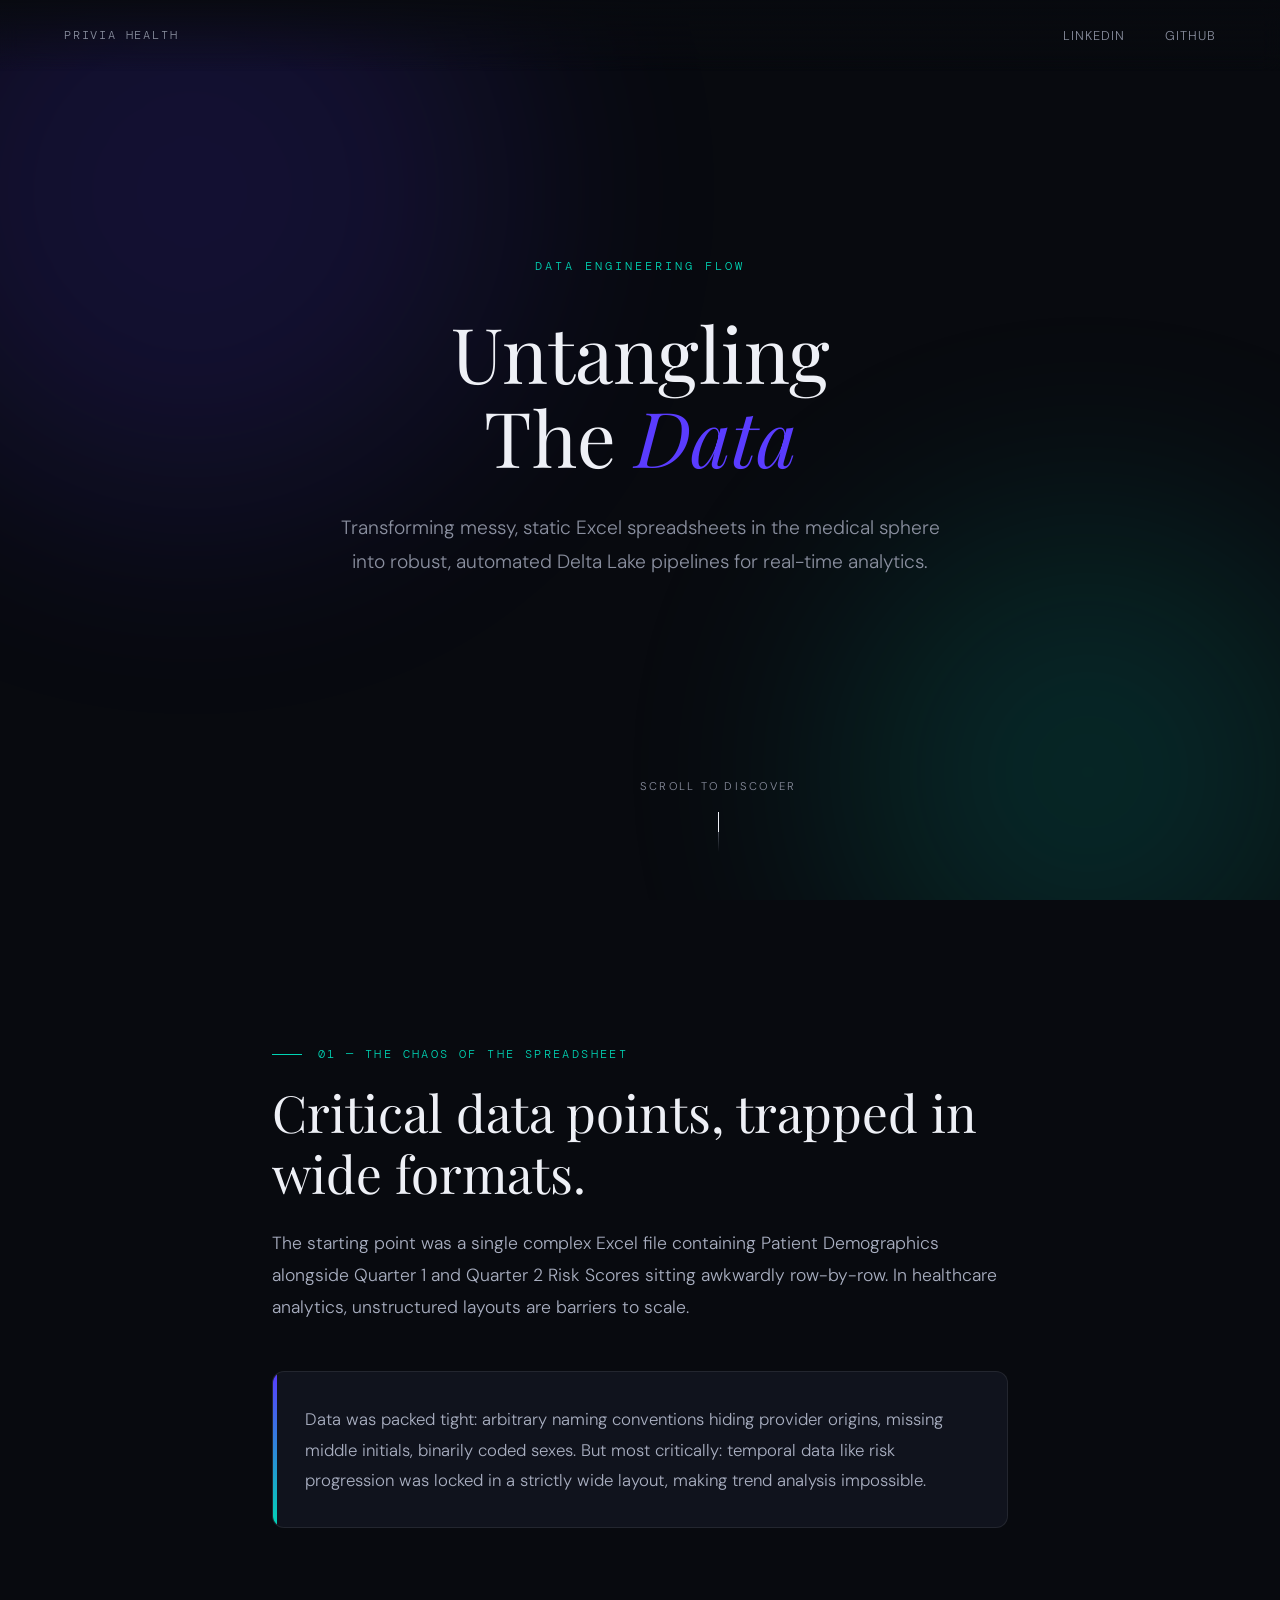
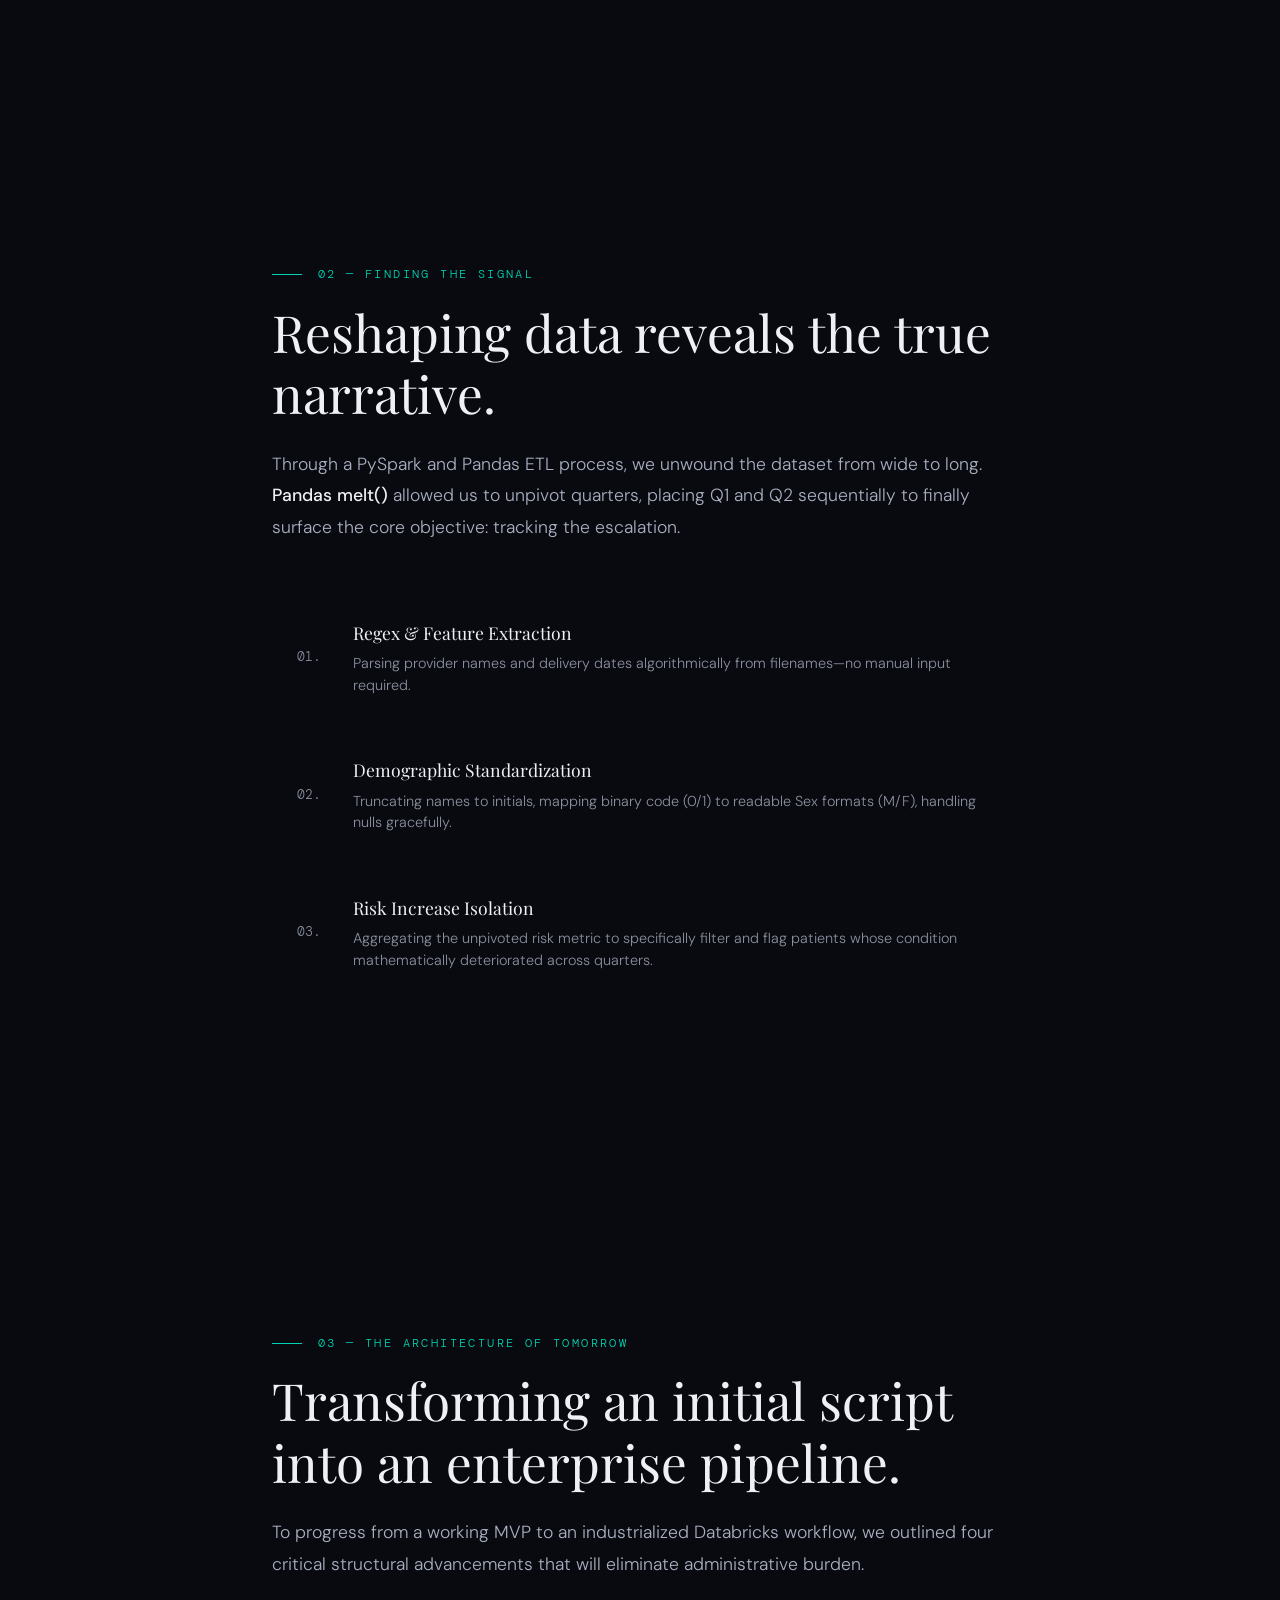
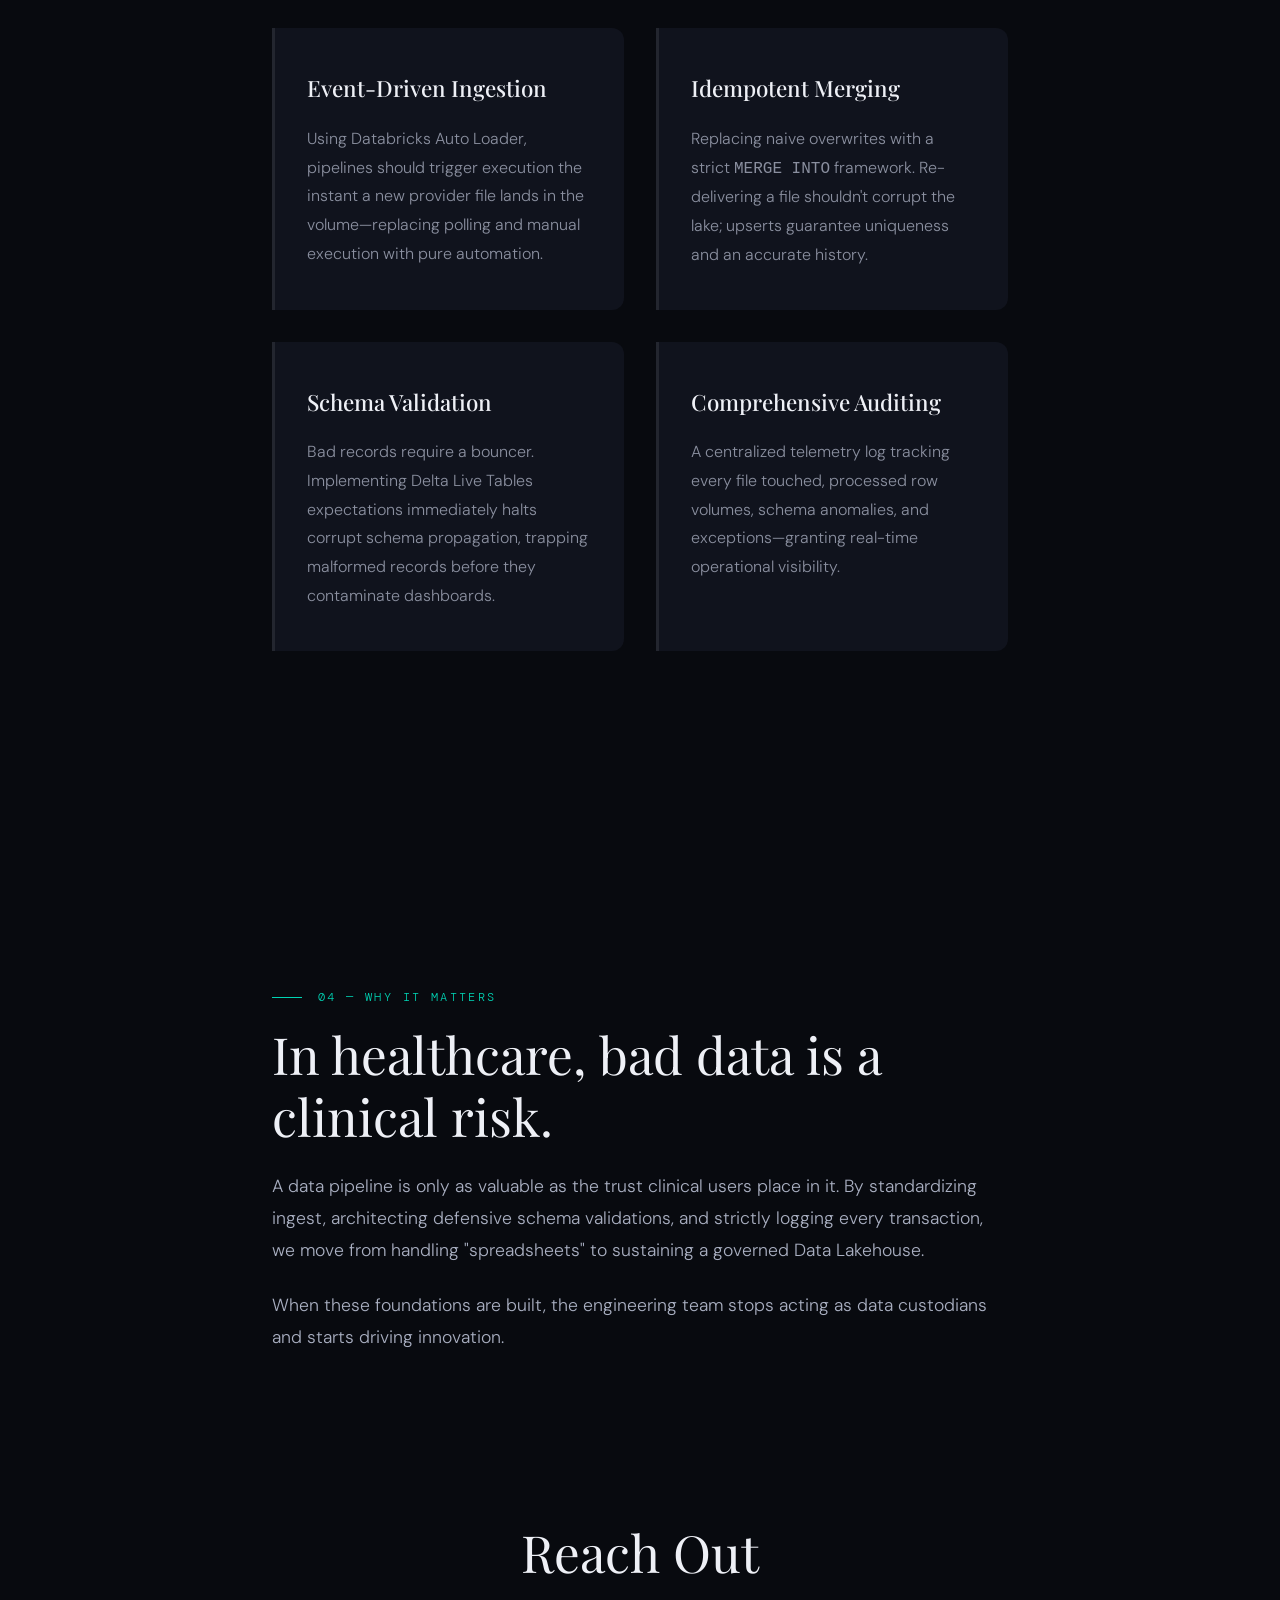
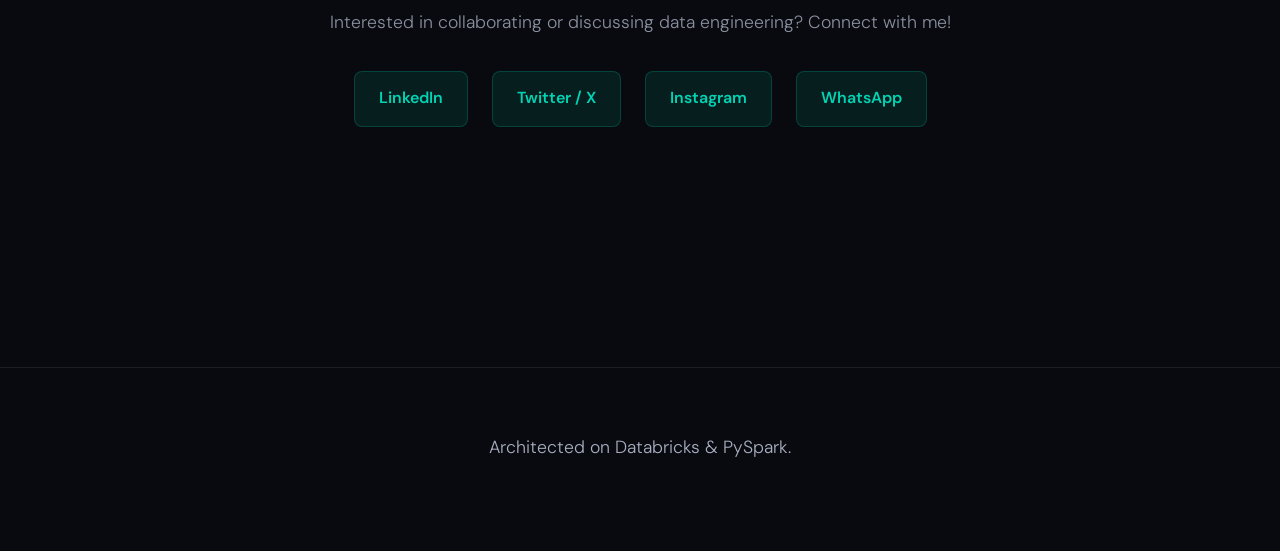
<file: privia-health-challenge/index.html>
<!DOCTYPE html>
<html lang="en">
<head>
  <meta charset="UTF-8" />
  <meta name="viewport" content="width=device-width, initial-scale=1.0" />
  <title>The Data Behind Care — Privia Health Pipeline</title>
  <meta name="description" content="A data engineering story on transforming messy healthcare records into a robust analytic foundation." />
  <link rel="preconnect" href="https://fonts.googleapis.com" />
  <link rel="preconnect" href="https://fonts.gstatic.com" crossorigin />
  <link href="https://fonts.googleapis.com/css2?family=Playfair+Display:ital,wght@0,400;0,700;1,400;1,700&family=DM+Sans:wght@300;400;500&family=DM+Mono:wght@400;500&display=swap" rel="stylesheet" />
  
  <style>
    :root {
      --bg: #080a0f;
      --surface: #10131d;
      --surface-hover: #151926;
      --border: rgba(255, 255, 255, 0.08);
      --border-light: rgba(255, 255, 255, 0.15);
      --accent: #5a3cff; /* Subdued Purple/Indigo */
      --gold: #f5a623;
      --teal: #00d4b4;
      --text: #eef0f6;
      --muted: #8a8f9f;
      --font-serif: 'Playfair Display', Georgia, serif;
      --font-sans: 'DM Sans', system-ui, sans-serif;
      --font-mono: 'DM Mono', monospace;
      --ease-out: cubic-bezier(0.215, 0.61, 0.355, 1);
      --ease-calm: cubic-bezier(0.33, 1, 0.68, 1);
    }

    * { box-sizing: border-box; margin: 0; padding: 0; }
    html { scroll-behavior: smooth; font-size: 16px; background: var(--bg); }
    body {
      color: var(--text); font-family: var(--font-sans);
      font-weight: 300; line-height: 1.8; overflow-x: hidden;
    }

    /* ─── CALMING AMBIENT BACKGROUND ─── */
    .ambient-bg {
      position: fixed; top: 0; left: 0; right: 0; bottom: 0;
      z-index: -1; overflow: hidden; pointer-events: none;
    }
    .ambient-blob {
      position: absolute; border-radius: 50%; filter: blur(120px);
      opacity: 0.15; animation: float 20s infinite alternate ease-in-out;
    }
    .ambient-blob.primary {
      background: var(--accent); width: 50vw; height: 50vw; top: -10vw; left: -10vw;
    }
    .ambient-blob.secondary {
      background: var(--teal); width: 40vw; height: 40vw; bottom: -10vw; right: -5vw;
      animation-delay: -10s;
    }
    @keyframes float {
      0% { transform: translate(0, 0) scale(1); }
      100% { transform: translate(5vw, 10vh) scale(1.1); }
    }

    #progress-bar {
      position: fixed; top: 0; left: 0; height: 2px;
      background: linear-gradient(90deg, var(--teal), var(--accent));
      width: 0%; z-index: 1000; transition: width 0.3s var(--ease-calm);
    }

    nav {
      position: fixed; top: 0; left: 0; right: 0;
      display: flex; justify-content: space-between; align-items: center;
      padding: 1.5rem 4rem; background: linear-gradient(to bottom, rgba(8,10,15,0.9), transparent);
      backdrop-filter: blur(10px); z-index: 100; opacity: 0; animation: fadeDown 1.5s var(--ease-out) 0.5s forwards;
    }
    .nav-logo { font-family: var(--font-mono); font-size: 0.75rem; color: var(--muted); letter-spacing: 0.15em; text-transform: uppercase; }
    
    .nav-links { display: flex; gap: 2.5rem; }
    .nav-links a { color: var(--muted); text-decoration: none; font-size: 0.8rem; letter-spacing: 0.08em; text-transform: uppercase; transition: color 0.4s var(--ease-calm); }
    .nav-links a:hover { color: var(--text); }

    .social-btn {
      display: inline-block;
      padding: 0.8rem 1.5rem;
      background: rgba(0, 212, 180, 0.1);
      color: var(--teal);
      text-decoration: none;
      border-radius: 8px;
      border: 1px solid rgba(0, 212, 180, 0.2);
      font-weight: 600;
      transition: all 0.3s var(--ease-calm);
    }
    .social-btn:hover {
      background: rgba(0, 212, 180, 0.2);
      transform: translateY(-2px);
    }
    
    section { padding: 9rem 0; position: relative; }
    .container { max-width: 800px; margin: 0 auto; padding: 0 2rem; }

    #hero {
      min-height: 100vh; display: flex; flex-direction: column; justify-content: center;
      padding: 8rem 2rem 8rem; position: relative; text-align: center;
    }
    .hero-label {
      font-family: var(--font-mono); font-size: 0.75rem; letter-spacing: 0.25em;
      text-transform: uppercase; color: var(--teal); margin-bottom: 2rem;
      opacity: 0; animation: fadeUp 1.2s var(--ease-out) 0.2s forwards;
    }
    .hero-title {
      font-family: var(--font-serif); font-size: clamp(2.5rem, 6vw, 5rem);
      line-height: 1.1; font-weight: 400; margin-bottom: 2rem;
      opacity: 0; animation: fadeUp 1.2s var(--ease-out) 0.4s forwards;
    }
    .hero-title em { color: var(--accent); font-style: italic; }
    
    .hero-subtitle {
      font-size: 1.2rem; color: var(--muted); max-width: 600px; margin: 0 auto 4rem;
      line-height: 1.8; opacity: 0; animation: fadeUp 1.2s var(--ease-out) 0.6s forwards;
    }

    .scroll-cue {
      position: absolute; bottom: 3rem; left: 50%; transform: translateX(-50%);
      display: flex; flex-direction: column; align-items: center; gap: 1rem;
      color: var(--muted); font-size: 0.7rem; letter-spacing: 0.2em; text-transform: uppercase;
      opacity: 0; animation: fadeUp 1.2s var(--ease-out) 1.5s forwards;
    }
    .scroll-line { width: 1px; height: 40px; background: linear-gradient(to bottom, var(--muted), transparent); position: relative; overflow: hidden; }
    .scroll-line::after {
      content: ''; position: absolute; top: 0; left: 0; width: 100%; height: 50%;
      background: var(--text); animation: scrollDrop 2s infinite cubic-bezier(0.645, 0.045, 0.355, 1);
    }
    @keyframes scrollDrop { 0% { transform: translateY(-100%); opacity: 0;} 50% { opacity: 1; } 100% { transform: translateY(200%); opacity: 0; } }

    h2 { font-family: var(--font-serif); font-size: clamp(2rem, 4vw, 3.2rem); font-weight: 400; line-height: 1.2; margin-bottom: 1.5rem; }
    h3 { font-family: var(--font-sans); font-size: 1.25rem; font-weight: 500; margin-bottom: 1rem; color: var(--text); }
    p { margin-bottom: 1.5rem; font-size: 1.1rem; color: #a9afc1; }
    p strong { color: var(--text); font-weight: 500; }
    
    .chapter-label {
      font-family: var(--font-mono); font-size: 0.75rem; letter-spacing: 0.2em;
      text-transform: uppercase; color: var(--teal); margin-bottom: 1rem;
      display: flex; align-items: center; gap: 1rem;
    }
    .chapter-label::before { content:''; width: 30px; height: 1px; background: var(--teal); }

    .callout {
      background: var(--surface); border-radius: 12px; padding: 2rem;
      margin: 3rem 0; position: relative; overflow: hidden;
      transition: transform 0.4s var(--ease-calm), box-shadow 0.4s var(--ease-calm);
      border: 1px solid var(--border);
    }
    .callout:hover {
      transform: translateY(-5px); box-shadow: 0 10px 40px rgba(0,0,0,0.5);
      border-color: var(--border-light);
    }
    .callout::before {
      content: ''; position: absolute; left: 0; top: 0; bottom: 0; width: 4px;
      background: linear-gradient(to bottom, var(--accent), var(--teal));
    }
    .callout p { margin: 0; font-size: 1.05rem; }

    .decisions { display: grid; grid-template-columns: repeat(auto-fit, minmax(300px, 1fr)); gap: 2rem; margin: 3rem 0; }
    .decision {
      background: var(--surface); border-left: 3px solid var(--border);
      padding: 2.5rem 2rem; border-radius: 0 12px 12px 0;
      transition: all 0.4s var(--ease-calm);
    }
    .decision:hover { transform: translateX(8px); border-left-color: var(--teal); background: var(--surface-hover); }
    .decision h3 { font-family: var(--font-serif); font-size: 1.4rem; margin-bottom: 1rem; color: var(--text); }
    .decision p { font-size: 1rem; color: var(--muted); margin: 0; }

    .feature-list { list-style: none; margin: 3rem 0; counter-reset: feature; }
    .feature-list li {
      display: grid; grid-template-columns: 2rem 1fr; align-items: center; gap: 1.5rem;
      padding: 1.5rem; border-radius: 12px; margin-bottom: 0.5rem;
      background: transparent; transition: all 0.4s var(--ease-calm);
      border: 1px solid transparent; cursor: default;
    }
    .feature-list li:hover {
      background: var(--surface); border-color: var(--border);
      transform: scale(1.02); box-shadow: 0 10px 30px rgba(0,0,0,0.2);
    }
    .feature-list li::before {
      counter-increment: feature;
      content: "0" counter(feature) ".";
      font-family: var(--font-mono); font-size: 0.8rem; color: var(--muted);
    }
    .fi-info { display: flex; flex-direction: column; gap: 0.3rem; }
    .fi-name { font-size: 1.1rem; color: var(--text); font-weight: 400; font-family: var(--font-serif); }
    .fi-desc { font-size: 0.9rem; color: var(--muted); line-height: 1.5; }

    .reveal { opacity: 0; transform: translateY(40px); transition: opacity 1s var(--ease-out), transform 1s var(--ease-out); }
    .reveal.active { opacity: 1; transform: translateY(0); }
    .reveal-delay-1 { transition-delay: 0.2s; }
    .reveal-delay-2 { transition-delay: 0.4s; }

    @keyframes fadeUp { from { opacity: 0; transform: translateY(20px); } to { opacity: 1; transform: translateY(0); } }
    @keyframes fadeDown { from { opacity: 0; transform: translateY(-20px); } to { opacity: 1; transform: translateY(0); } }

    footer { padding: 4rem 2rem; text-align: center; border-top: 1px solid var(--border); margin-top: 6rem; color: var(--muted); font-size: 0.85rem; }
    footer a { color: var(--teal); text-decoration: none; transition: color 0.3s; }
    footer a:hover { color: var(--text); }
  </style>
</head>
<body>

<div class="ambient-bg">
  <div class="ambient-blob primary"></div>
  <div class="ambient-blob secondary"></div>
</div>

<div id="progress-bar"></div>

<nav>
  <span class="nav-logo">Privia Health</span>
  <div class="nav-links">
    <a href="https://www.linkedin.com/in/tolani-akinola" target="_blank">LinkedIn</a>
    <a href="https://github.com/tolani007" target="_blank">GitHub</a>
  </div>
</nav>

<section id="hero">
  <div class="container">
    <p class="hero-label">Data Engineering Flow</p>
    <h1 class="hero-title">Untangling <br>The <em>Data</em></h1>
    <p class="hero-subtitle">Transforming messy, static Excel spreadsheets in the medical sphere into robust, automated Delta Lake pipelines for real-time analytics.</p>
  </div>
  <div class="scroll-cue">
    <span>Scroll to Discover</span>
    <div class="scroll-line"></div>
  </div>
</section>

<section id="problem">
  <div class="container">
    <p class="chapter-label reveal">01 — The Chaos of the Spreadsheet</p>
    <h2 class="reveal">Critical data points, trapped in wide formats.</h2>
    <p class="reveal">The starting point was a single complex Excel file containing Patient Demographics alongside Quarter 1 and Quarter 2 Risk Scores sitting awkwardly row-by-row. In healthcare analytics, unstructured layouts are barriers to scale.</p>

    <div class="callout reveal reveal-delay-1">
      <p>Data was packed tight: arbitrary naming conventions hiding provider origins, missing middle initials, binarily coded sexes. But most critically: temporal data like risk progression was locked in a strictly wide layout, making trend analysis impossible.</p>
    </div>
  </div>
</section>

<section id="findings">
  <div class="container">
    <p class="chapter-label reveal">02 — Finding the Signal</p>
    <h2 class="reveal">Reshaping data reveals the true narrative.</h2>
    <p class="reveal">Through a PySpark and Pandas ETL process, we unwound the dataset from wide to long. <strong>Pandas melt()</strong> allowed us to unpivot quarters, placing Q1 and Q2 sequentially to finally surface the core objective: tracking the escalation.</p>

    <ul class="feature-list" id="feature-list">
      <li class="reveal">
        <div class="fi-info">
          <span class="fi-name">Regex & Feature Extraction</span>
          <span class="fi-desc">Parsing provider names and delivery dates algorithmically from filenames—no manual input required.</span>
        </div>
      </li>
      <li class="reveal">
        <div class="fi-info">
          <span class="fi-name">Demographic Standardization</span>
          <span class="fi-desc">Truncating names to initials, mapping binary code (0/1) to readable Sex formats (M/F), handling nulls gracefully.</span>
        </div>
      </li>
      <li class="reveal">
        <div class="fi-info">
          <span class="fi-name">Risk Increase Isolation</span>
          <span class="fi-desc">Aggregating the unpivoted risk metric to specifically filter and flag patients whose condition mathematically deteriorated across quarters.</span>
        </div>
      </li>
    </ul>
  </div>
</section>

<section id="future">
  <div class="container">
    <p class="chapter-label reveal">03 — The Architecture of Tomorrow</p>
    <h2 class="reveal">Transforming an initial script into an enterprise pipeline.</h2>
    <p class="reveal">To progress from a working MVP to an industrialized Databricks workflow, we outlined four critical structural advancements that will eliminate administrative burden.</p>

    <div class="decisions">
      <div class="decision reveal">
        <h3>Event-Driven Ingestion</h3>
        <p>Using Databricks Auto Loader, pipelines should trigger execution the instant a new provider file lands in the volume—replacing polling and manual execution with pure automation.</p>
      </div>
      <div class="decision reveal reveal-delay-1">
        <h3>Idempotent Merging</h3>
        <p>Replacing naive overwrites with a strict <code>MERGE INTO</code> framework. Re-delivering a file shouldn't corrupt the lake; upserts guarantee uniqueness and an accurate history.</p>
      </div>
      <div class="decision reveal">
        <h3>Schema Validation</h3>
        <p>Bad records require a bouncer. Implementing Delta Live Tables expectations immediately halts corrupt schema propagation, trapping malformed records before they contaminate dashboards.</p>
      </div>
      <div class="decision reveal reveal-delay-1">
        <h3>Comprehensive Auditing</h3>
        <p>A centralized telemetry log tracking every file touched, processed row volumes, schema anomalies, and exceptions—granting real-time operational visibility.</p>
      </div>
    </div>
  </div>
</section>

<section id="impact">
  <div class="container">
    <p class="chapter-label reveal">04 — Why It Matters</p>
    <h2 class="reveal">In healthcare, bad data is a clinical risk.</h2>
    <p class="reveal">A data pipeline is only as valuable as the trust clinical users place in it. By standardizing ingest, architecting defensive schema validations, and strictly logging every transaction, we move from handling "spreadsheets" to sustaining a governed Data Lakehouse.</p>
    <p class="reveal">When these foundations are built, the engineering team stops acting as data custodians and starts driving innovation.</p>
  </div>
</section>

<section id="reach-out" style="padding-top: 0;">
  <div class="container reveal" style="text-align: center;">
    <h2>Reach Out</h2>
    <p style="color: var(--muted); margin-bottom: 2rem;">Interested in collaborating or discussing data engineering? Connect with me!</p>
    <div style="display: flex; justify-content: center; gap: 1.5rem; flex-wrap: wrap;">
      <a href="https://www.linkedin.com/in/tolani-akinola" target="_blank" class="social-btn">LinkedIn</a>
      <a href="https://x.com/tolaniakinola_" target="_blank" class="social-btn">Twitter / X</a>
      <a href="https://www.instagram.com/tolaniakinola?igsh=OHlwbjBud2N4ZThn&utm_source=qr" target="_blank" class="social-btn">Instagram</a>
      <a href="https://wa.me/12264572143" target="_blank" class="social-btn">WhatsApp</a>
    </div>
  </div>
</section>

<footer>
  <p>Architected on Databricks & PySpark.</p>
</footer>

<script>
  const progressBar = document.getElementById('progress-bar');
  const revealElements = document.querySelectorAll('.reveal');

  window.addEventListener('scroll', () => {
    const scrollPx = document.documentElement.scrollTop;
    const winHeightPx = document.documentElement.scrollHeight - document.documentElement.clientHeight;
    progressBar.style.width = `${(scrollPx / winHeightPx) * 100}%`;
  });

  const observerOptions = { root: null, rootMargin: '0px 0px -100px 0px', threshold: 0.1 };
  
  const scrollObserver = new IntersectionObserver((entries, obs) => {
    entries.forEach(entry => {
      if (entry.isIntersecting) {
        entry.target.classList.add('active');
      }
    });
  }, observerOptions);

  revealElements.forEach(el => scrollObserver.observe(el));
</script>

</body>
</html>
</file>
